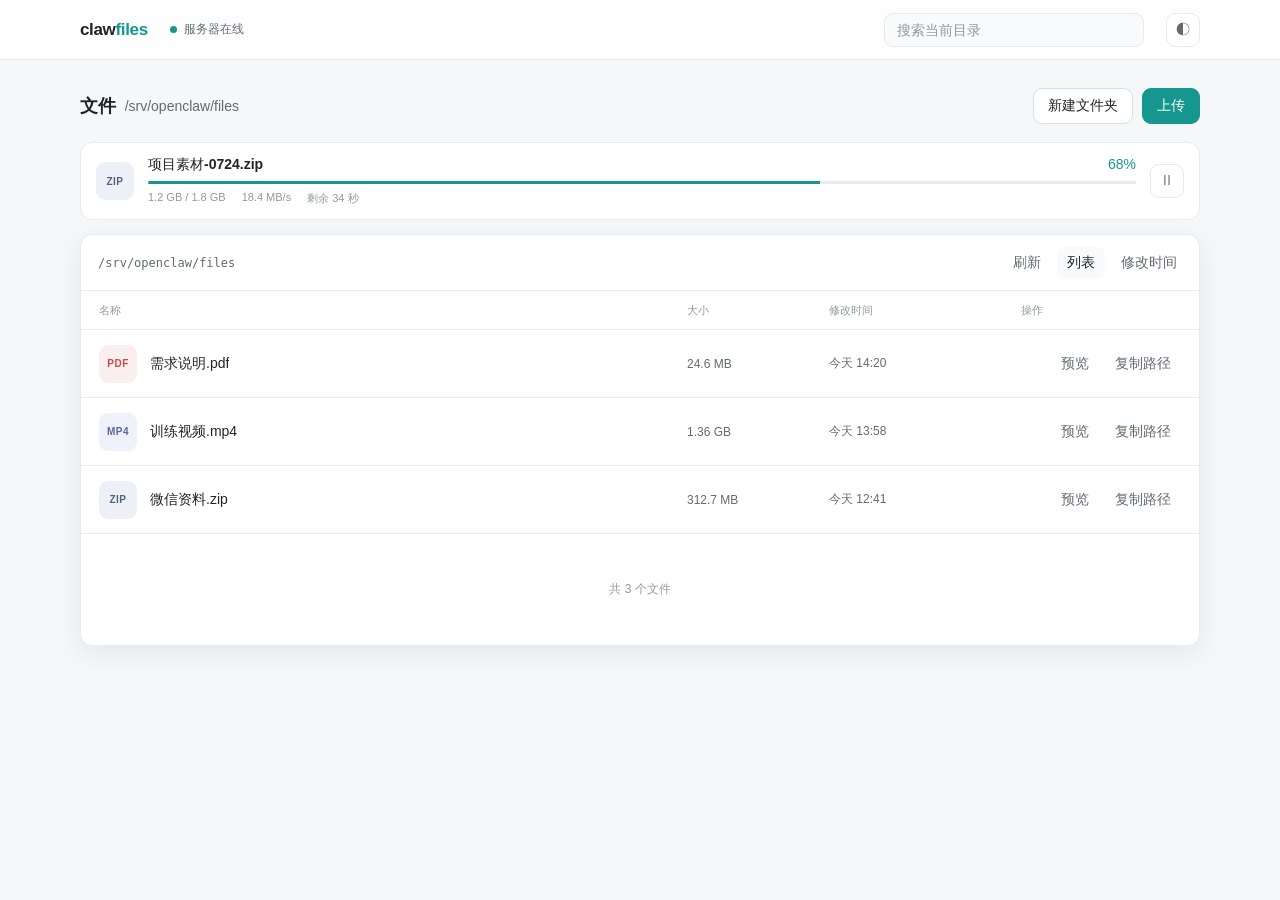
<file: design/interface-v3.html>
<!doctype html>
<html lang="zh-CN">
<head>
  <meta charset="UTF-8" />
  <meta name="viewport" content="width=device-width, initial-scale=1, viewport-fit=cover" />
  <title>ClawFiles 界面原型</title>
  <style>
    :root {
      color-scheme: light;
      --bg: #f5f7f8;
      --surface: #ffffff;
      --surface-subtle: #f8fafb;
      --line: #e7ebed;
      --line-strong: #d8dfe2;
      --text: #202426;
      --text-2: #626b70;
      --text-3: #91999d;
      --accent: #15978f;
      --accent-hover: #11877f;
      --accent-soft: #e9f6f4;
      --danger: #d05555;
      --radius: 12px;
      --shadow: 0 8px 28px rgba(32, 47, 53, 0.07);
    }

    :root[data-theme="dark"] {
      color-scheme: dark;
      --bg: #111415;
      --surface: #191d1f;
      --surface-subtle: #1e2325;
      --line: #2a3032;
      --line-strong: #363d40;
      --text: #ecf0f1;
      --text-2: #aab2b5;
      --text-3: #778084;
      --accent: #58bdb5;
      --accent-hover: #6ac8c0;
      --accent-soft: #193431;
      --danger: #e17b7b;
      --shadow: 0 10px 34px rgba(0, 0, 0, 0.22);
    }

    * {
      box-sizing: border-box;
    }

    html {
      min-width: 320px;
      background: var(--bg);
    }

    body {
      margin: 0;
      min-height: 100dvh;
      background: var(--bg);
      color: var(--text);
      font-family: -apple-system, BlinkMacSystemFont, "Segoe UI Variable",
        "PingFang SC", "Microsoft YaHei", sans-serif;
      font-size: 14px;
      -webkit-font-smoothing: antialiased;
    }

    button,
    input {
      font: inherit;
    }

    button {
      color: inherit;
    }

    button:focus-visible {
      outline: 2px solid var(--accent);
      outline-offset: 2px;
    }

    .topbar {
      height: 60px;
      border-bottom: 1px solid var(--line);
      background: color-mix(in srgb, var(--surface) 94%, transparent);
    }

    .topbar-inner {
      width: min(1120px, calc(100% - 40px));
      height: 100%;
      margin: 0 auto;
      display: flex;
      align-items: center;
      gap: 22px;
    }

    .brand {
      flex: 0 0 auto;
      font-size: 17px;
      font-weight: 680;
      letter-spacing: -0.02em;
    }

    .brand span {
      color: var(--accent);
    }

    .server-status {
      display: flex;
      align-items: center;
      gap: 7px;
      color: var(--text-2);
      font-size: 12px;
    }

    .server-status::before {
      width: 7px;
      height: 7px;
      border-radius: 50%;
      background: var(--accent);
      content: "";
    }

    .topbar-spacer {
      flex: 1;
    }

    .search {
      width: 260px;
      height: 34px;
      border: 1px solid var(--line);
      border-radius: 9px;
      padding: 0 12px;
      background: var(--surface-subtle);
      color: var(--text);
      transition: border-color 140ms ease, background 140ms ease;
    }

    .search::placeholder {
      color: var(--text-3);
    }

    .search:focus {
      border-color: var(--accent);
      outline: none;
      background: var(--surface);
    }

    .icon-button {
      width: 34px;
      height: 34px;
      border: 1px solid var(--line);
      border-radius: 9px;
      background: var(--surface);
      cursor: pointer;
      display: inline-grid;
      place-items: center;
      color: var(--text-2);
      transition: background 140ms ease, border-color 140ms ease;
    }

    .icon-button:hover {
      border-color: var(--line-strong);
      background: var(--surface-subtle);
    }

    .app {
      width: min(1120px, calc(100% - 40px));
      margin: 28px auto 64px;
    }

    .page-heading {
      display: flex;
      align-items: center;
      gap: 16px;
      margin-bottom: 18px;
    }

    .breadcrumb {
      min-width: 0;
      flex: 1;
      display: flex;
      align-items: center;
      gap: 9px;
      white-space: nowrap;
      overflow: hidden;
      color: var(--text-2);
    }

    .breadcrumb strong {
      color: var(--text);
      font-size: 18px;
      font-weight: 620;
      letter-spacing: -0.01em;
    }

    .breadcrumb span {
      overflow: hidden;
      text-overflow: ellipsis;
    }

    .page-actions {
      display: flex;
      gap: 9px;
    }

    .button {
      height: 36px;
      border: 1px solid var(--line-strong);
      border-radius: 9px;
      padding: 0 14px;
      background: var(--surface);
      cursor: pointer;
      font-weight: 540;
      transition: background 140ms ease, border-color 140ms ease, transform 80ms ease;
    }

    .button:hover {
      background: var(--surface-subtle);
    }

    .button:active {
      transform: translateY(1px);
    }

    .button.primary {
      border-color: var(--accent);
      background: var(--accent);
      color: #fff;
    }

    .button.primary:hover {
      border-color: var(--accent-hover);
      background: var(--accent-hover);
    }

    .upload-task {
      display: grid;
      grid-template-columns: auto minmax(0, 1fr) auto;
      align-items: center;
      gap: 14px;
      margin-bottom: 14px;
      padding: 13px 15px;
      border: 1px solid var(--line);
      border-radius: var(--radius);
      background: var(--surface);
    }

    .type-block {
      width: 38px;
      height: 38px;
      border-radius: 9px;
      display: grid;
      place-items: center;
      background: #edf1f7;
      color: #54627c;
      font-size: 10px;
      font-weight: 720;
      letter-spacing: 0.05em;
    }

    :root[data-theme="dark"] .type-block {
      background: #28303d;
      color: #b7c3db;
    }

    .upload-copy {
      min-width: 0;
    }

    .upload-title {
      display: flex;
      justify-content: space-between;
      gap: 12px;
      margin-bottom: 7px;
    }

    .upload-title strong {
      overflow: hidden;
      text-overflow: ellipsis;
      white-space: nowrap;
      font-weight: 560;
    }

    .upload-title span {
      color: var(--accent);
      font-variant-numeric: tabular-nums;
    }

    .progress {
      height: 3px;
      overflow: hidden;
      border-radius: 3px;
      background: var(--line);
    }

    .progress > span {
      display: block;
      width: 68%;
      height: 100%;
      background: var(--accent);
    }

    .upload-meta {
      display: flex;
      gap: 16px;
      margin-top: 7px;
      color: var(--text-3);
      font-size: 11px;
      font-variant-numeric: tabular-nums;
    }

    .file-panel {
      overflow: hidden;
      border: 1px solid var(--line);
      border-radius: var(--radius);
      background: var(--surface);
      box-shadow: var(--shadow);
    }

    .panel-toolbar {
      min-height: 56px;
      padding: 10px 12px 10px 17px;
      border-bottom: 1px solid var(--line);
      display: flex;
      align-items: center;
      gap: 12px;
    }

    .path {
      min-width: 0;
      flex: 1;
      overflow: hidden;
      text-overflow: ellipsis;
      white-space: nowrap;
      color: var(--text-2);
      font-family: "Cascadia Code", "SFMono-Regular", Consolas, monospace;
      font-size: 12px;
    }

    .toolbar-group {
      display: flex;
      gap: 6px;
    }

    .toolbar-button {
      height: 32px;
      border: 0;
      border-radius: 8px;
      padding: 0 10px;
      background: transparent;
      color: var(--text-2);
      cursor: pointer;
    }

    .toolbar-button:hover,
    .toolbar-button.active {
      background: var(--surface-subtle);
      color: var(--text);
    }

    .file-header,
    .file-row {
      display: grid;
      grid-template-columns: minmax(260px, 1fr) 130px 180px 160px;
      align-items: center;
      column-gap: 12px;
    }

    .file-header {
      height: 38px;
      padding: 0 18px;
      color: var(--text-3);
      font-size: 11px;
    }

    .file-row {
      min-height: 68px;
      padding: 0 18px;
      border-top: 1px solid var(--line);
      transition: background 120ms ease;
    }

    .file-row:hover {
      background: var(--surface-subtle);
    }

    .file-name {
      min-width: 0;
      display: flex;
      align-items: center;
      gap: 13px;
    }

    .file-name-copy {
      min-width: 0;
    }

    .file-name-copy strong {
      display: block;
      overflow: hidden;
      text-overflow: ellipsis;
      white-space: nowrap;
      font-weight: 540;
    }

    .file-mobile-meta {
      display: none;
      margin-top: 3px;
      color: var(--text-3);
      font-size: 11px;
    }

    .file-size,
    .file-time {
      color: var(--text-2);
      font-size: 12px;
      font-variant-numeric: tabular-nums;
    }

    .file-actions {
      display: flex;
      justify-content: flex-end;
      gap: 6px;
    }

    .action-button {
      height: 30px;
      border: 0;
      border-radius: 8px;
      padding: 0 10px;
      background: transparent;
      color: var(--text-2);
      cursor: pointer;
    }

    .action-button:hover {
      background: var(--accent-soft);
      color: var(--accent);
    }

    .file-empty-space {
      height: 112px;
      display: grid;
      place-items: center;
      border-top: 1px solid var(--line);
      color: var(--text-3);
      font-size: 12px;
    }

    .bottom-nav {
      display: none;
    }

    .toast {
      position: fixed;
      right: 24px;
      bottom: 24px;
      max-width: min(390px, calc(100vw - 32px));
      padding: 12px 14px;
      border: 1px solid var(--line-strong);
      border-radius: 10px;
      background: var(--surface);
      box-shadow: var(--shadow);
      opacity: 0;
      transform: translateY(8px);
      pointer-events: none;
      transition: opacity 160ms ease, transform 160ms ease;
    }

    .toast.visible {
      opacity: 1;
      transform: translateY(0);
    }

    .toast strong {
      display: block;
      margin-bottom: 3px;
      font-weight: 560;
    }

    .toast code {
      color: var(--text-2);
      font-family: "Cascadia Code", Consolas, monospace;
      font-size: 11px;
      word-break: break-all;
    }

    @media (max-width: 720px) {
      .topbar {
        height: 54px;
      }

      .topbar-inner,
      .app {
        width: calc(100% - 28px);
      }

      .server-status,
      .search {
        display: none;
      }

      .topbar-inner {
        gap: 12px;
      }

      .app {
        margin-top: 18px;
        margin-bottom: 92px;
      }

      .page-heading {
        align-items: flex-start;
      }

      .breadcrumb {
        display: block;
      }

      .breadcrumb strong {
        display: block;
        margin-bottom: 4px;
      }

      .page-actions .button:not(.primary) {
        display: none;
      }

      .button.primary {
        height: 34px;
        padding-inline: 13px;
      }

      .upload-task {
        grid-template-columns: auto minmax(0, 1fr);
        padding: 12px;
      }

      .upload-task > .icon-button {
        display: none;
      }

      .upload-meta {
        gap: 10px;
      }

      .file-panel {
        box-shadow: none;
      }

      .panel-toolbar {
        min-height: 50px;
        padding-left: 13px;
      }

      .toolbar-group .toolbar-button:first-child,
      .toolbar-group .toolbar-button:nth-child(2) {
        display: none;
      }

      .file-header {
        display: none;
      }

      .file-row {
        grid-template-columns: minmax(0, 1fr) auto;
        min-height: 72px;
        padding: 0 12px;
      }

      .file-size,
      .file-time {
        display: none;
      }

      .file-mobile-meta {
        display: block;
      }

      .file-actions .action-button:first-child {
        display: none;
      }

      .action-button {
        padding-inline: 8px;
        color: var(--accent);
      }

      .file-empty-space {
        height: 78px;
      }

      .bottom-nav {
        position: fixed;
        inset: auto 0 0;
        height: calc(62px + env(safe-area-inset-bottom));
        padding-bottom: env(safe-area-inset-bottom);
        border-top: 1px solid var(--line);
        background: var(--surface);
        display: grid;
        grid-template-columns: repeat(3, 1fr);
      }

      .bottom-nav button {
        border: 0;
        background: transparent;
        color: var(--text-3);
        font-size: 12px;
      }

      .bottom-nav button.active {
        color: var(--accent);
        font-weight: 580;
      }

      .toast {
        right: 16px;
        bottom: calc(76px + env(safe-area-inset-bottom));
      }
    }

    @media (prefers-reduced-motion: reduce) {
      *,
      *::before,
      *::after {
        scroll-behavior: auto !important;
        transition-duration: 0.01ms !important;
      }
    }
  </style>
</head>
<body>
  <header class="topbar">
    <div class="topbar-inner">
      <div class="brand">claw<span>files</span></div>
      <div class="server-status">服务器在线</div>
      <div class="topbar-spacer"></div>
      <input class="search" type="search" placeholder="搜索当前目录" aria-label="搜索当前目录" />
      <button class="icon-button" id="theme-button" type="button" aria-label="切换深色模式">◐</button>
    </div>
  </header>

  <main class="app">
    <section class="page-heading" aria-label="当前目录">
      <div class="breadcrumb">
        <strong>文件</strong>
        <span>/srv/openclaw/files</span>
      </div>
      <div class="page-actions">
        <button class="button" type="button">新建文件夹</button>
        <button class="button primary" id="upload-button" type="button">上传</button>
        <input id="file-picker" type="file" multiple hidden />
      </div>
    </section>

    <section class="upload-task" aria-label="上传任务">
      <div class="type-block">ZIP</div>
      <div class="upload-copy">
        <div class="upload-title">
          <strong>项目素材-0724.zip</strong>
          <span>68%</span>
        </div>
        <div class="progress" aria-label="上传进度 68%">
          <span></span>
        </div>
        <div class="upload-meta">
          <span>1.2 GB / 1.8 GB</span>
          <span>18.4 MB/s</span>
          <span>剩余 34 秒</span>
        </div>
      </div>
      <button class="icon-button" type="button" aria-label="暂停上传">Ⅱ</button>
    </section>

    <section class="file-panel" aria-label="文件列表">
      <div class="panel-toolbar">
        <div class="path">/srv/openclaw/files</div>
        <div class="toolbar-group">
          <button class="toolbar-button" type="button">刷新</button>
          <button class="toolbar-button active" type="button">列表</button>
          <button class="toolbar-button" type="button">修改时间</button>
        </div>
      </div>

      <div class="file-header" aria-hidden="true">
        <span>名称</span>
        <span>大小</span>
        <span>修改时间</span>
        <span>操作</span>
      </div>

      <article class="file-row">
        <div class="file-name">
          <div class="type-block" style="background:#fbeeee;color:#c04d4d">PDF</div>
          <div class="file-name-copy">
            <strong>需求说明.pdf</strong>
            <span class="file-mobile-meta">24.6 MB，今天 14:20</span>
          </div>
        </div>
        <div class="file-size">24.6 MB</div>
        <time class="file-time">今天 14:20</time>
        <div class="file-actions">
          <button class="action-button" type="button">预览</button>
          <button class="action-button copy-button" type="button"
            data-path="/srv/openclaw/files/需求说明.pdf">复制路径</button>
        </div>
      </article>

      <article class="file-row">
        <div class="file-name">
          <div class="type-block" style="background:#eef0fa;color:#5f659f">MP4</div>
          <div class="file-name-copy">
            <strong>训练视频.mp4</strong>
            <span class="file-mobile-meta">1.36 GB，今天 13:58</span>
          </div>
        </div>
        <div class="file-size">1.36 GB</div>
        <time class="file-time">今天 13:58</time>
        <div class="file-actions">
          <button class="action-button" type="button">预览</button>
          <button class="action-button copy-button" type="button"
            data-path="/srv/openclaw/files/训练视频.mp4">复制路径</button>
        </div>
      </article>

      <article class="file-row">
        <div class="file-name">
          <div class="type-block">ZIP</div>
          <div class="file-name-copy">
            <strong>微信资料.zip</strong>
            <span class="file-mobile-meta">312.7 MB，今天 12:41</span>
          </div>
        </div>
        <div class="file-size">312.7 MB</div>
        <time class="file-time">今天 12:41</time>
        <div class="file-actions">
          <button class="action-button" type="button">预览</button>
          <button class="action-button copy-button" type="button"
            data-path="/srv/openclaw/files/微信资料.zip">复制路径</button>
        </div>
      </article>

      <div class="file-empty-space">共 3 个文件</div>
    </section>
  </main>

  <nav class="bottom-nav" aria-label="主导航">
    <button class="active" type="button">文件</button>
    <button type="button">上传</button>
    <button type="button">最近</button>
  </nav>

  <aside class="toast" id="toast" role="status" aria-live="polite">
    <strong>路径已复制</strong>
    <code id="toast-path"></code>
  </aside>

  <script>
    const root = document.documentElement;
    const themeButton = document.querySelector("#theme-button");
    const uploadButton = document.querySelector("#upload-button");
    const filePicker = document.querySelector("#file-picker");
    const toast = document.querySelector("#toast");
    const toastPath = document.querySelector("#toast-path");
    let toastTimer;

    themeButton.addEventListener("click", () => {
      root.dataset.theme = root.dataset.theme === "dark" ? "" : "dark";
    });

    uploadButton.addEventListener("click", () => filePicker.click());

    document.querySelectorAll(".copy-button").forEach((button) => {
      button.addEventListener("click", async () => {
        const path = button.dataset.path;
        try {
          await navigator.clipboard.writeText(path);
        } catch {
          // The prototype can run from file:// where clipboard permission varies.
        }
        toastPath.textContent = path;
        toast.classList.add("visible");
        clearTimeout(toastTimer);
        toastTimer = setTimeout(() => toast.classList.remove("visible"), 2200);
      });
    });
  </script>
</body>
</html>
</file>
